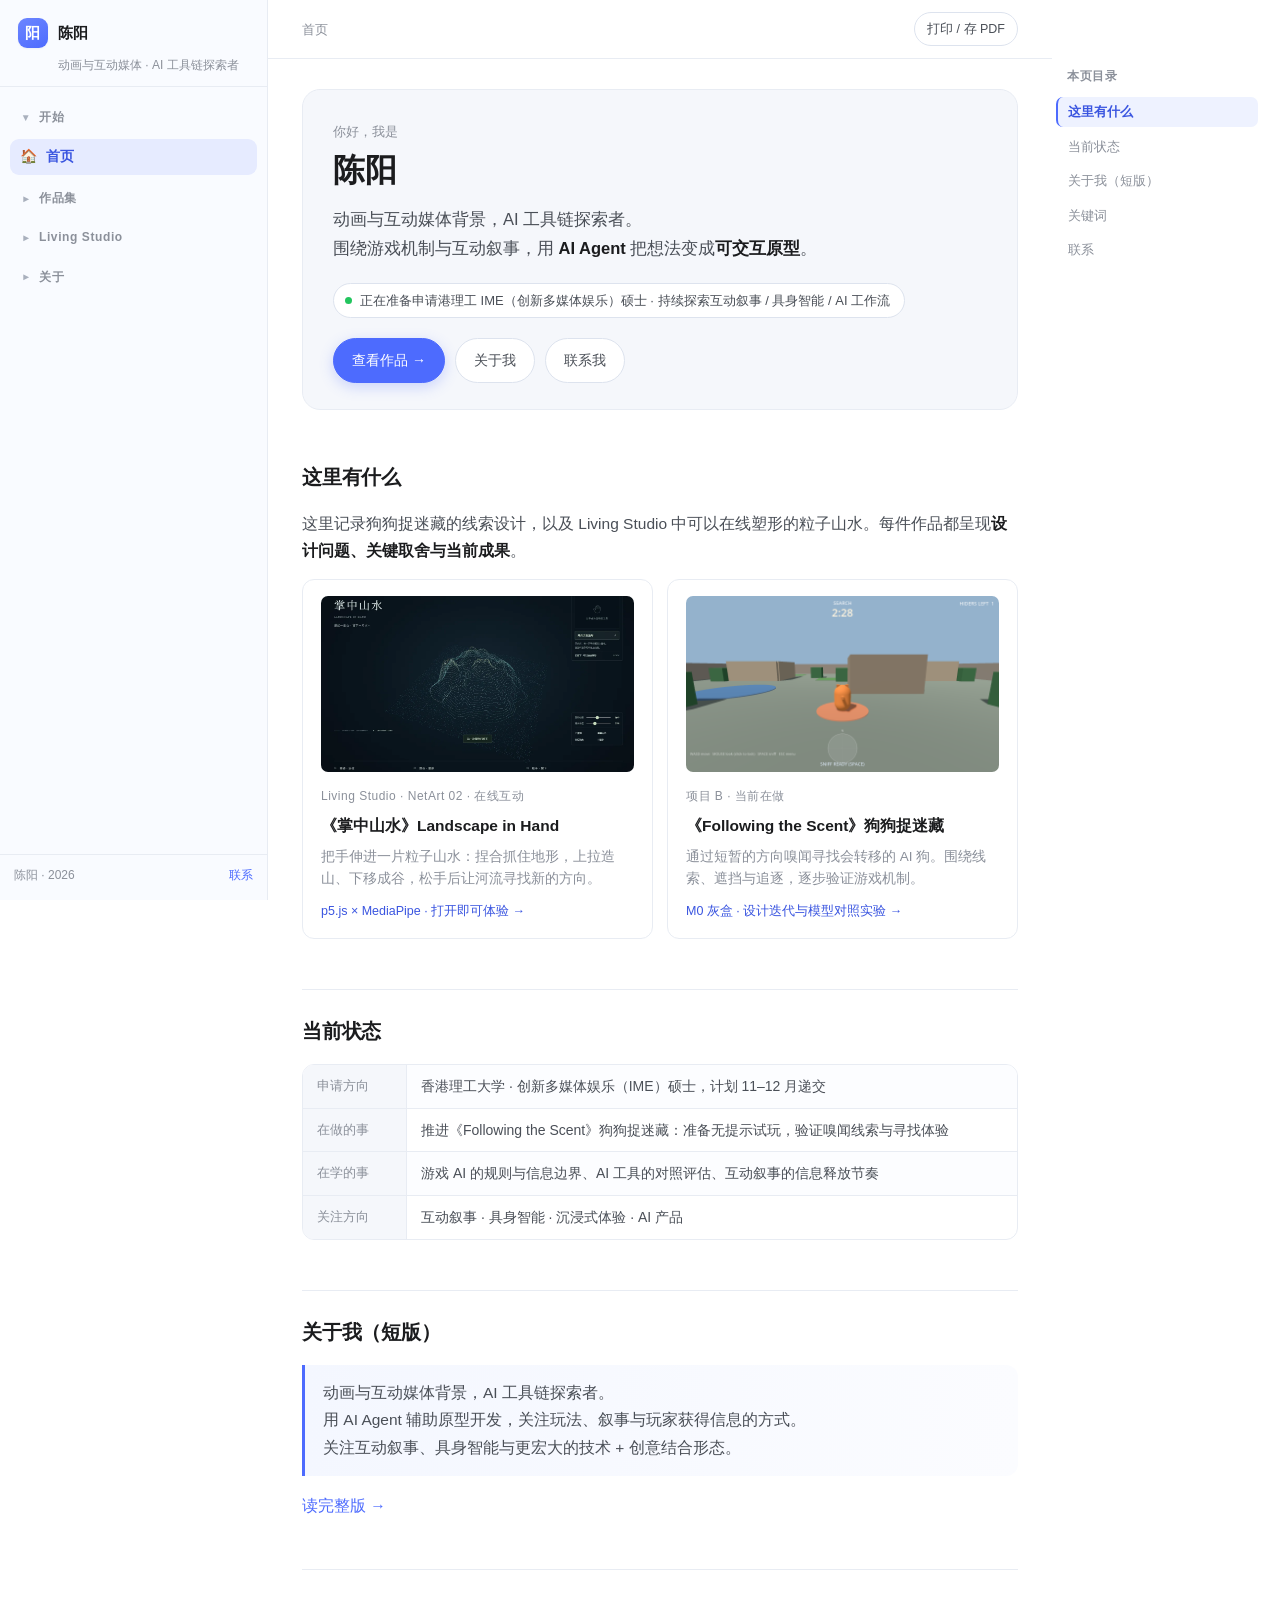
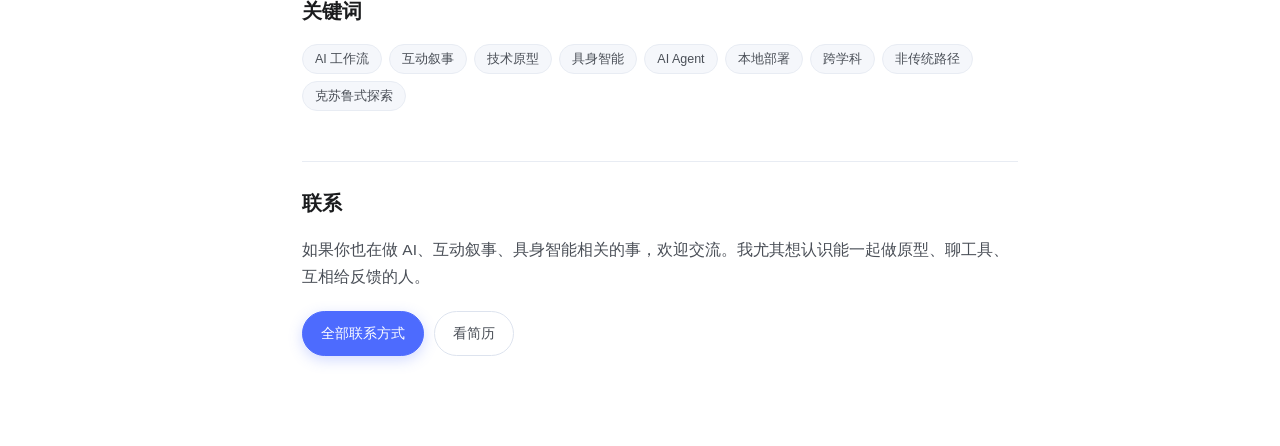
<file: index.html>
<!DOCTYPE html>
<html lang="zh-CN">
<head>
<meta charset="UTF-8">
<script>
if (location.protocol === 'http:' && /^(www\.)?naoziyichou\.xin$/i.test(location.hostname)) {
  const secureURL = new URL(location.href);
  secureURL.protocol = 'https:';
  location.replace(secureURL.href);
}
</script>
<meta name="viewport" content="width=device-width, initial-scale=1">
<title>陈阳 · 探索记录</title>
<meta name="description" content="陈阳的互动项目与设计记录：Following the Scent 狗狗捉迷藏，以及可以在线用手势塑形的掌中山水 Living Studio 作品。">
<link rel="stylesheet" href="site/assets/style.css?v=20261108-netart02">
</head>
<body>

<div class="layout">

  <!-- ============================ 左侧：结构总览（目录） ============================ -->
  <aside class="sidebar" id="sidebar">
    <div class="side-head">
      <a class="brand" href="#/home">
        <span class="brand-mark" id="brandMark">阳</span>
        <span id="brandName">陈阳</span>
      </a>
      <div class="brand-sub" id="brandSub">动画与互动媒体 · AI 工具链探索者</div>
    </div>

    <nav class="side-scroll" id="sideNav"><!-- app.js 生成 --></nav>

    <div class="side-foot">
      <span class="who" id="sideWho">陈阳</span>
      <a href="#/contact">联系</a>
    </div>
  </aside>

  <div class="scrim" id="scrim"></div>

  <!-- ================================= 中间：正文 ================================= -->
  <main class="main">
    <div class="main-bar">
      <button class="menu-btn" id="menuBtn" type="button" aria-label="打开目录">☰</button>
      <div class="crumb" id="crumbs"></div>
      <div class="bar-actions">
        <button class="chip" id="printBtn" type="button" onclick="window.print()">打印 / 存 PDF</button>
      </div>
    </div>

    <div class="content">
      <article class="view" id="view"><!-- app.js 生成 --></article>
    </div>
  </main>

  <!-- ============================ 右侧：当前页面小目录 ============================ -->
  <aside class="toc">
    <div class="toc-title">本页目录</div>
    <div id="tocBody"></div>
  </aside>

</div>

<button class="to-top" id="toTop" type="button" aria-label="回到顶部">↑</button>

<script src="site/assets/uikit.js"></script>
<script src="site/content/site-pages.js?v=20261108-course"></script>
<script src="site/content/projects.js?v=20261108-course"></script>
<script src="site/content/living-studio.js?v=20261108-netart02"></script>
<script src="site/assets/app.js?v=20261108-course"></script>
</body>
</html>
</file>
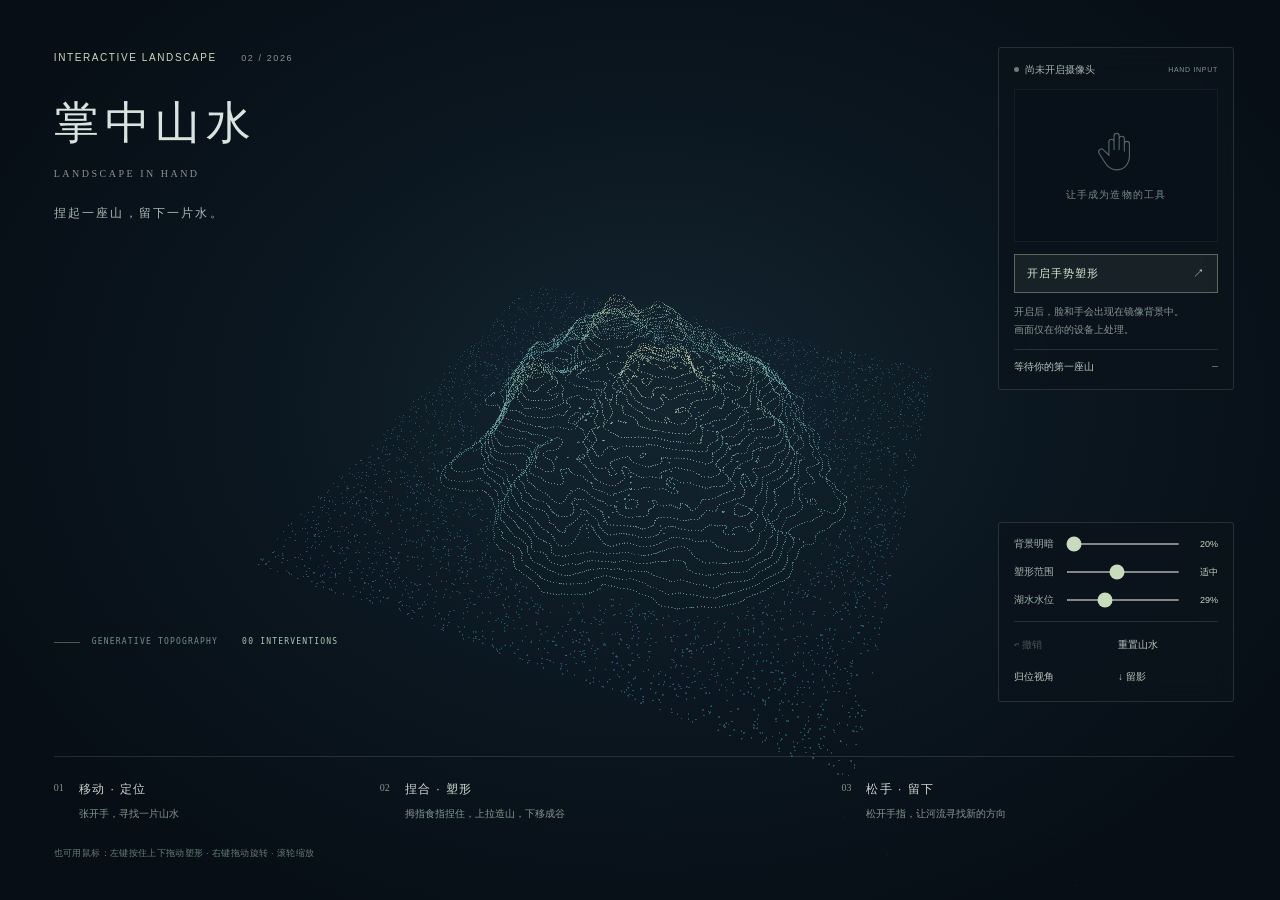
<file: artworks/landscape-in-hand/index.html>
<!doctype html>
<html lang="zh-CN">
<head>
  <meta charset="utf-8">
  <script>
  if (location.protocol === 'http:' && /^(www\.)?naoziyichou\.xin$/i.test(location.hostname)) {
    const secureURL = new URL(location.href);
    secureURL.protocol = 'https:';
    location.replace(secureURL.href);
  }
  </script>
  <meta name="viewport" content="width=device-width, initial-scale=1">
  <meta name="theme-color" content="#070e15">
  <title>掌中山水 · Landscape in Hand</title>
  <link rel="icon" href="data:image/svg+xml,%3Csvg xmlns='http://www.w3.org/2000/svg' viewBox='0 0 32 32'%3E%3Cpath d='M3 25 13 8l6 10 4-6 6 13' fill='none' stroke='%23b8d9c7' stroke-width='2'/%3E%3C/svg%3E">
  <link rel="stylesheet" href="style.css?v=20261108-bg20">
  <script defer src="vendor/p5.js"></script>
  <script defer src="terrain.js"></script>
  <script defer src="camera-space.js"></script>
  <script defer src="sketch.js"></script>
  <script type="module" src="hand-input.js"></script>
</head>
<body>
  <div class="camera-backdrop" aria-hidden="true"><video id="webcam" autoplay playsinline muted></video></div>
  <main id="landscape" aria-label="可以用手势塑形的三维粒子山水"></main>
  <canvas id="hand-overlay" width="640" height="480" aria-hidden="true"></canvas>
  <header class="masthead">
    <a class="edition" href="#" aria-label="掌中山水">INTERACTIVE LANDSCAPE <span>02 / 2026</span></a>
    <h1>掌中山水<span>Landscape in Hand</span></h1>
    <p class="artist-note">捏起一座山，留下一片水。</p>
  </header>

  <aside class="camera-panel" aria-label="手势预览">
    <div class="camera-heading"><span class="status-dot" id="camera-dot"></span><span id="camera-status" role="status">尚未开启摄像头</span><span class="live-label">HAND INPUT</span></div>
    <div class="camera-frame" id="camera-frame">
      <div class="camera-placeholder" id="camera-placeholder"><svg viewBox="0 0 64 64" fill="none" aria-hidden="true"><path d="M23 41V23c0-5 7-5 7 0v11-19c0-5 7-5 7 0v19-15c0-5 7-5 7 0v17-10c0-5 7-5 7 0v15c0 12-7 20-18 20-8 0-12-4-16-11L10 39c-3-5 3-9 6-5l7 7Z" stroke="currentColor" stroke-width="1.5" transform="translate(0 -4)"/></svg><span>让手成为造物的工具</span></div>
    </div>
    <button id="camera-button" class="primary-button" type="button">开启手势塑形 <span>↗</span></button>
    <p class="camera-help" id="camera-help">开启后，脸和手会出现在镜像背景中。<br>画面仅在你的设备上处理。</p>
    <div class="gesture-state"><span id="gesture-label" role="status">等待你的第一座山</span><span id="gesture-meter">—</span></div>
  </aside>

  <div class="scene-label" aria-hidden="true"><span class="vertical-rule"></span>GENERATIVE TOPOGRAPHY <span id="edit-count">00 INTERVENTIONS</span></div>

  <section class="instrument-panel" aria-label="塑形工具">
    <div class="control-row"><label for="camera-opacity">背景明暗</label><input id="camera-opacity" type="range" min="20" max="85" value="20"><output id="camera-opacity-value" for="camera-opacity">20%</output></div>
    <div class="control-row"><label for="brush">塑形范围</label><input id="brush" type="range" min="6" max="22" value="13"><output id="brush-value" for="brush">适中</output></div>
    <div class="control-row"><label for="water">湖水水位</label><input id="water" type="range" min="12" max="65" value="29"><output id="water-value" for="water">29%</output></div>
    <div class="toolbar">
      <button id="undo-button" type="button" disabled title="撤销上一次塑形（Ctrl / ⌘ + Z）">↶ 撤销</button>
      <button id="reset-button" type="button" title="恢复最初的地形，可撤销">重置山水</button>
      <button id="view-button" type="button" title="恢复初始观察角度">归位视角</button>
      <button id="capture-button" type="button" title="保存当前山水图片">↓ 留影</button>
    </div>
  </section>

  <footer class="instructions">
    <div class="instruction"><span>01</span><p><strong>移动 · 定位</strong>张开手，寻找一片山水</p></div>
    <div class="instruction"><span>02</span><p><strong>捏合 · 塑形</strong>拇指食指捏住，上拉造山，下移成谷</p></div>
    <div class="instruction"><span>03</span><p><strong>松手 · 留下</strong>松开手指，让河流寻找新的方向</p></div>
    <div class="mouse-note">也可用鼠标：左键按住上下拖动塑形 · 右键拖动旋转 · 滚轮缩放</div>
  </footer>
  <div id="toast" class="toast" role="status"></div>
  <div id="boot-error" role="alert" hidden></div>
</body>
</html>
</file>
<file: site/assets/style.css>
/* ==========================================================================
   个人网站 · 样式表
   设计参考：DeepSeek 网页版聊天界面（浅色主题）
   - 左侧：会话列表式目录（可折叠）
   - 中间：聊天消息流式的正文
   - 右侧：当前页面的小目录（TOC）
   ========================================================================== */

:root {
  /* 取自 DeepSeek 网页版观感 */
  --bg-side: #f9fbff;
  --bg-main: #ffffff;
  --bg-soft: #f5f7fb;
  --bg-code: #f6f8fa;

  --line: #e8ecf3;
  --line-strong: #dde3ee;

  --text: #1b1c1e;
  --text-2: #4a4f57;
  --text-3: #8b909a;

  --brand: #4d6bfe;
  --brand-soft: #eef2ff;
  --brand-deep: #3a55e0;

  --amber: #b7791f;
  --amber-soft: #fff8e6;
  --amber-line: #f0dfae;

  --radius: 12px;
  --radius-lg: 18px;
  --radius-pill: 999px;

  --shadow-sm: 0 1px 2px rgba(21, 32, 66, .05);
  --shadow-md: 0 6px 20px rgba(21, 32, 66, .07);

  --side-w: 268px;
  --toc-w: 228px;
  --gutter: 34px;
}

* { box-sizing: border-box; }

html { scroll-behavior: smooth; }

body {
  margin: 0;
  background: var(--bg-main);
  color: var(--text);
  font-family: -apple-system, BlinkMacSystemFont, "Segoe UI", "Microsoft YaHei UI",
               "Microsoft YaHei", "PingFang SC", "Hiragino Sans GB", Roboto, sans-serif;
  font-size: 15.5px;
  line-height: 1.78;
  -webkit-font-smoothing: antialiased;
}

a { color: var(--brand); text-decoration: none; }
a:hover { text-decoration: underline; }

::selection { background: #d7e0ff; }

/* ---------- 滚动条（细，浅色） ---------- */
::-webkit-scrollbar { width: 9px; height: 9px; }
::-webkit-scrollbar-thumb {
  background: #d9dee8; border-radius: 999px;
  border: 2px solid transparent; background-clip: content-box;
}
::-webkit-scrollbar-thumb:hover { background: #c3cad8; background-clip: content-box; }
::-webkit-scrollbar-track { background: transparent; }

/* ==========================================================================
   1. 布局
   ========================================================================== */

.layout {
  display: grid;
  grid-template-columns: var(--side-w) minmax(0, 1fr) var(--toc-w);
  grid-template-areas: "side main toc";
  align-items: start;
  min-height: 100vh;
}

/* ==========================================================================
   2. 左侧边栏（结构总览 = 目录）
   ========================================================================== */

.sidebar {
  grid-area: side;
  background: var(--bg-side);
  border-right: 1px solid var(--line);
  display: flex;
  flex-direction: column;
  position: sticky;
  top: 0;
  height: 100vh;
}

.side-head {
  padding: 18px 18px 12px;
  border-bottom: 1px solid var(--line);
}

.brand {
  display: flex;
  align-items: center;
  gap: 10px;
  color: var(--text);
  font-weight: 700;
  font-size: 15px;
  letter-spacing: .2px;
}
.brand:hover { text-decoration: none; }

.brand-mark {
  width: 30px; height: 30px; flex: none;
  border-radius: 9px;
  background: linear-gradient(150deg, #6d86ff, var(--brand));
  color: #fff;
  display: grid; place-items: center;
  font-size: 15px; font-weight: 700;
  box-shadow: var(--shadow-sm);
}

.brand-sub {
  margin: 8px 0 0 40px;
  font-size: 12px;
  color: var(--text-3);
  line-height: 1.5;
}

.side-scroll {
  flex: 1;
  overflow-y: auto;
  padding: 12px 10px 26px;
}

.side-group { margin-bottom: 4px; }

.side-group-title {
  display: flex;
  align-items: center;
  gap: 7px;
  width: 100%;
  padding: 8px 10px 6px;
  border: 0;
  background: none;
  color: var(--text-3);
  font: inherit;
  font-size: 12px;
  font-weight: 600;
  letter-spacing: .6px;
  cursor: pointer;
}
.side-group-title:hover { color: var(--text-2); }

.side-group-title .caret {
  width: 12px;
  font-size: 10px;
  transition: transform .18s ease;
  color: #a9b0bd;
}
.side-group.collapsed .caret { transform: rotate(-90deg); }
.side-group.collapsed .side-list { display: none; }

.side-list { list-style: none; margin: 0; padding: 0; }

/* 一级项：像 DeepSeek 的会话条目 */
.side-link {
  display: flex;
  align-items: center;
  gap: 9px;
  padding: 8px 10px;
  margin: 1px 0;
  border-radius: 9px;
  color: var(--text-2);
  font-size: 14px;
  line-height: 1.4;
  transition: background .14s ease, color .14s ease;
}
.side-link:hover { background: #eef1f7; color: var(--text); text-decoration: none; }
.side-link.active { background: #e6ebff; color: var(--brand-deep); font-weight: 600; }

.side-link .ico { font-size: 14px; width: 17px; text-align: center; flex: none; }
.side-link .txt { overflow: hidden; text-overflow: ellipsis; white-space: nowrap; }

/* 二级项：当前章节的小节 */
.side-sub { list-style: none; margin: 2px 0 8px; padding: 0 0 0 27px; }
.side-sub a {
  display: block;
  padding: 4px 8px;
  border-radius: 7px;
  color: var(--text-3);
  font-size: 12.5px;
  line-height: 1.5;
  border-left: 2px solid transparent;
}
.side-sub a:hover { color: var(--text-2); background: #f1f4f9; text-decoration: none; }
.side-sub a.active {
  color: var(--brand-deep);
  border-left-color: var(--brand);
  background: #f0f3ff;
}

.side-foot {
  border-top: 1px solid var(--line);
  padding: 10px 14px 14px;
  display: flex;
  align-items: center;
  justify-content: space-between;
  gap: 10px;
  font-size: 12px;
  color: var(--text-3);
}

.side-foot .who { overflow: hidden; text-overflow: ellipsis; white-space: nowrap; }

/* ==========================================================================
   3. 中间正文区
   ========================================================================== */

.main {
  grid-area: main;
  align-self: start;
  min-width: 0;
  display: flex;
  flex-direction: column;
}

.main-bar {
  position: sticky; top: 0; z-index: 20;
  display: flex; align-items: center; gap: 12px;
  padding: 12px var(--gutter);
  background: rgba(255, 255, 255, .86);
  backdrop-filter: blur(10px);
  border-bottom: 1px solid var(--line);
}

.crumb { font-size: 13px; color: var(--text-3); display: flex; align-items: center; gap: 7px; }
.crumb a { color: var(--text-3); }
.crumb a:hover { color: var(--brand); text-decoration: none; }
.crumb .sep { color: #c8cdd8; }
.crumb .now { color: var(--text-2); }

.bar-actions { margin-left: auto; display: flex; gap: 8px; }

.chip {
  border: 1px solid var(--line-strong);
  background: #fff;
  color: var(--text-2);
  border-radius: var(--radius-pill);
  padding: 5px 12px;
  font: inherit;
  font-size: 12.5px;
  cursor: pointer;
  transition: .15s ease;
}
.chip:hover { border-color: #c3cdec; color: var(--brand-deep); background: var(--brand-soft); }

.content { padding: 30px var(--gutter) 90px; max-width: 860px; width: 100%; }

/* ---------- 动效：进入页面时轻微上浮（像新消息出现） ---------- */
.view-enter { animation: rise .28s ease both; }
@keyframes rise {
  from { opacity: 0; transform: translateY(8px); }
  to   { opacity: 1; transform: none; }
}

/* ---------- 标题层级 ---------- */

.page-eyebrow {
  display: inline-flex; align-items: center; gap: 7px;
  font-size: 12px; font-weight: 600; letter-spacing: .8px;
  color: var(--brand-deep);
  background: var(--brand-soft);
  border-radius: var(--radius-pill);
  padding: 4px 12px;
  margin-bottom: 14px;
}

h1 {
  font-size: 30px;
  line-height: 1.35;
  margin: 0 0 14px;
  letter-spacing: -.4px;
}

h2 {
  font-size: 20px;
  margin: 44px 0 14px;
  padding-top: 6px;
  letter-spacing: -.2px;
  scroll-margin-top: 78px;
}

h3 {
  font-size: 16.5px;
  margin: 28px 0 10px;
  color: var(--text);
  scroll-margin-top: 78px;
}

h2 + h3 { margin-top: 14px; }

p { margin: 0 0 14px; color: var(--text-2); }
strong { color: var(--text); font-weight: 650; }

ul, ol { margin: 0 0 14px; padding-left: 22px; color: var(--text-2); }
li { margin: 5px 0; }
li::marker { color: #b4bccc; }

.lead {
  font-size: 16.5px;
  color: var(--text-2);
  margin-bottom: 18px;
}

/* 章节之间的细分隔线（h2 上方） */
h2::before {
  content: "";
  display: block;
  height: 1px;
  background: var(--line);
  margin-bottom: 24px;
}
h2:first-of-type::before { display: none; }

/* ---------- 行内代码 / 代码块 ---------- */

code {
  font-family: "Cascadia Code", Consolas, "SFMono-Regular", Menlo, monospace;
  font-size: .88em;
  background: var(--bg-code);
  border: 1px solid var(--line);
  border-radius: 6px;
  padding: 1px 6px;
  color: #b3306b;
}

pre {
  background: var(--bg-code);
  border: 1px solid var(--line);
  border-radius: var(--radius);
  padding: 14px 16px;
  overflow-x: auto;
  font-size: 13px;
  line-height: 1.65;
  margin: 0 0 16px;
}
pre code { background: none; border: 0; padding: 0; color: #24292f; }

/* ---------- Hero（仿聊天首屏） ---------- */

.hero {
  background: var(--bg-soft);
  border: 1px solid var(--line);
  border-radius: var(--radius-lg);
  padding: 30px 30px 26px;
  margin-bottom: 8px;
}

.hero .hi { font-size: 13px; color: var(--text-3); margin-bottom: 6px; }
.hero h1 { font-size: 32px; margin-bottom: 12px; }
.hero .lead { margin-bottom: 20px; }

.status-line {
  display: inline-flex; align-items: center; gap: 8px;
  font-size: 13px; color: var(--text-2);
  background: #fff;
  border: 1px solid var(--line-strong);
  border-radius: var(--radius-pill);
  padding: 5px 14px 5px 11px;
}

.pulse {
  width: 7px; height: 7px; border-radius: 50%;
  background: #22c55e;
  box-shadow: 0 0 0 0 rgba(34, 197, 94, .5);
  animation: pulse 2.2s infinite;
}
@keyframes pulse {
  0%   { box-shadow: 0 0 0 0 rgba(34, 197, 94, .45); }
  70%  { box-shadow: 0 0 0 7px rgba(34, 197, 94, 0); }
  100% { box-shadow: 0 0 0 0 rgba(34, 197, 94, 0); }
}

.cta-row { display: flex; flex-wrap: wrap; gap: 10px; margin-top: 20px; }

.btn {
  display: inline-flex; align-items: center; gap: 7px;
  padding: 9px 18px;
  border-radius: var(--radius-pill);
  font-size: 14px;
  border: 1px solid var(--line-strong);
  background: #fff;
  color: var(--text-2);
  cursor: pointer;
  transition: .15s ease;
}
.btn:hover { text-decoration: none; border-color: #c3cdec; color: var(--brand-deep); background: var(--brand-soft); }
.btn.primary {
  background: var(--brand); border-color: var(--brand); color: #fff;
  box-shadow: 0 4px 14px rgba(77, 107, 254, .25);
}
.btn.primary:hover { background: var(--brand-deep); border-color: var(--brand-deep); color: #fff; }

/* ---------- 卡片 / 网格 ---------- */

.grid { display: grid; gap: 14px; grid-template-columns: repeat(auto-fit, minmax(215px, 1fr)); }

.card {
  display: block;
  border: 1px solid var(--line);
  border-radius: var(--radius);
  padding: 16px 18px;
  background: #fff;
  color: inherit;
  transition: .18s ease;
}
.card:hover {
  text-decoration: none;
  border-color: #c8d3f6;
  box-shadow: var(--shadow-md);
  transform: translateY(-2px);
}
.card .k { font-size: 12px; color: var(--text-3); letter-spacing: .5px; }
.card .t { font-weight: 650; margin: 5px 0 6px; font-size: 15.5px; }
.card .d { font-size: 13.5px; color: var(--text-3); line-height: 1.62; margin: 0; }
.card .foot { margin-top: 10px; font-size: 12.5px; color: var(--brand-deep); }

.card-cover {
  display: block;
  width: 100%;
  height: auto;
  aspect-ratio: 16 / 9;
  object-fit: cover;
  border-radius: 7px;
  margin-bottom: 14px;
  background: var(--bg-soft);
}

.project-video {
  display: block;
  width: 100%;
  height: auto;
  aspect-ratio: 16 / 9;
  border: 1px solid var(--line);
  border-radius: var(--radius);
  background: #101214;
}

.media-link { font-size: 13px; }

/* Living Studio: keep the artwork self-contained and give it a fullscreen stage. */
.artwork-actions { display:flex; flex-wrap:wrap; gap:10px; margin:18px 0 16px; }
.artwork-actions button { font-family:inherit; }
.artwork-stage { overflow:hidden; border:1px solid var(--line-strong); border-radius:var(--radius); background:#070e15; }
.artwork-frame { display:block; width:100%; height:760px; border:0; }
.artwork-stage:fullscreen { width:100vw; height:100vh; height:100dvh; border:0; border-radius:0; }
.artwork-stage:fullscreen .artwork-frame { height:100%; }
.artwork-caption { font-size:12.5px; color:var(--text-3); margin:10px 0 20px; }
@media (max-width:600px) { .artwork-frame { height:800px; } .artwork-actions .btn { padding:8px 14px; font-size:13px; } }
@media print { .artwork-actions,.artwork-stage { display:none !important; } }

/* ---------- 引用 / 高亮框 ---------- */

.quote {
  border-left: 3px solid var(--brand);
  background: linear-gradient(90deg, #f4f7ff, #fbfcff);
  border-radius: 0 var(--radius) var(--radius) 0;
  padding: 14px 18px;
  margin: 0 0 16px;
  color: var(--text-2);
}
.quote p:last-child { margin-bottom: 0; }

.note {
  background: var(--amber-soft);
  border: 1px solid var(--amber-line);
  border-radius: var(--radius);
  padding: 13px 16px;
  font-size: 14px;
  color: #6b5316;
  margin: 0 0 16px;
}
.note b { color: var(--amber); }
.note ul { color: #6b5316; margin-bottom: 0; }

.placeholder {
  display: inline-block;
  background: #fff4f4;
  border: 1px dashed #e9b1b1;
  color: #b04a4a;
  border-radius: 6px;
  padding: 0 6px;
  font-size: .92em;
}

/* ---------- 表格 ---------- */

.table-wrap { overflow-x: auto; margin: 0 0 18px; }

table {
  width: 100%;
  border-collapse: separate;
  border-spacing: 0;
  font-size: 14px;
  border: 1px solid var(--line);
  border-radius: var(--radius);
  overflow: hidden;
}
th, td {
  text-align: left;
  padding: 9px 14px;
  border-bottom: 1px solid var(--line);
  vertical-align: top;
  color: var(--text-2);
}
th { background: var(--bg-soft); font-weight: 600; color: var(--text); white-space: nowrap; }
td code { white-space: nowrap; }
tbody tr:last-child td { border-bottom: 0; }
tbody tr:hover td { background: #fafbfe; }

/* ---------- 项目元信息（聊天气泡感的定义列表） ---------- */

.meta {
  border: 1px solid var(--line);
  border-radius: var(--radius);
  overflow: hidden;
  margin: 0 0 18px;
  font-size: 14px;
}
.meta .row { display: flex; gap: 0; border-bottom: 1px solid var(--line); }
.meta .row:last-child { border-bottom: 0; }
.meta .row:nth-child(odd) { background: #fcfdff; }
.meta .k {
  flex: none; width: 104px;
  padding: 9px 14px;
  color: var(--text-3);
  font-size: 13px;
  background: var(--bg-soft);
  border-right: 1px solid var(--line);
}
.meta .v { padding: 9px 14px; color: var(--text-2); }

/* ---------- 图片 ---------- */

figure { margin: 0 0 20px; }
figure img, .shot img {
  width: 100%; height: auto; display: block;
  border: 1px solid var(--line);
  border-radius: var(--radius);
  box-shadow: var(--shadow-sm);
  background: var(--bg-soft);
}
figcaption {
  font-size: 12.5px;
  color: var(--text-3);
  margin-top: 8px;
  line-height: 1.6;
}
.shot-grid { display: grid; gap: 12px; grid-template-columns: 1fr; }

/* “过程 / 结果 / 反思”三段式小标题 */
.stage {
  border: 1px solid var(--line);
  border-left: 3px solid var(--brand);
  border-radius: var(--radius);
  padding: 14px 18px 4px;
  margin: 0 0 14px;
  background: #fdfdff;
}
.stage h3 { margin-top: 0; }
.stage p:last-child { margin-bottom: 12px; }

/* ---------- 标签 ---------- */

.tags { display: flex; flex-wrap: wrap; gap: 7px; margin: 0 0 18px; }
.tag {
  font-size: 12.5px;
  color: var(--text-2);
  background: var(--bg-soft);
  border: 1px solid var(--line);
  border-radius: var(--radius-pill);
  padding: 3px 12px;
}
.tag.on { color: var(--brand-deep); background: var(--brand-soft); border-color: #d6dfff; }

/* ---------- 时间线（学习/探索路径） ---------- */

.tl { list-style: none; margin: 0 0 18px; padding: 0; }
.tl li {
  position: relative;
  padding: 0 0 16px 22px;
  border-left: 1px solid var(--line-strong);
}
.tl li:last-child { padding-bottom: 0; border-left-color: transparent; }
.tl li::before {
  content: ""; position: absolute; left: -4.5px; top: 10px;
  width: 8px; height: 8px; border-radius: 50%;
  background: #fff; border: 2px solid var(--brand);
}
.tl .when { font-size: 12.5px; color: var(--text-3); }
.tl .what { font-weight: 600; color: var(--text); }
.tl .desc { font-size: 13.5px; color: var(--text-3); }

/* ==========================================================================
   4. 右侧小目录（当前页面内的标题目录）
   ========================================================================== */

.toc {
  grid-area: toc;
  align-self: start;
  position: sticky;
  top: 0;
  height: 100vh;
  overflow-y: auto;
  /* 顶部让开中间那条吸顶标题栏，避免目录第一项被裁掉 */
  padding: 66px 22px 40px 4px;
  font-size: 13px;
}

.toc-title {
  font-size: 12px;
  font-weight: 600;
  letter-spacing: .7px;
  color: var(--text-3);
  margin-bottom: 10px;
  padding-left: 11px;
}

.toc ul { list-style: none; margin: 0; padding: 0; }

.toc a {
  display: block;
  padding: 5px 10px;
  border-radius: 7px;
  color: var(--text-3);
  line-height: 1.5;
  border-left: 2px solid transparent;
  overflow: hidden;
  text-overflow: ellipsis;
  white-space: nowrap;
}
.toc a:hover { color: var(--text-2); background: #f4f6fa; text-decoration: none; }
.toc a.active {
  color: var(--brand-deep);
  background: var(--brand-soft);
  border-left-color: var(--brand);
  font-weight: 600;
}
.toc .lv3 a { padding-left: 22px; font-size: 12.5px; }
.toc .empty { padding-left: 11px; color: #b6bcc7; font-size: 12.5px; }

/* 回到顶部 */
.to-top {
  position: fixed; right: calc(var(--toc-w) + 18px); bottom: 26px;
  width: 38px; height: 38px;
  border-radius: 50%;
  border: 1px solid var(--line-strong);
  background: #fff;
  color: var(--text-2);
  cursor: pointer;
  box-shadow: var(--shadow-md);
  display: none;
  place-items: center;
  font-size: 15px;
  z-index: 30;
}
.to-top.show { display: grid; }
.to-top:hover { color: var(--brand-deep); border-color: #c3cdec; }

/* ==========================================================================
   5. 响应式
   ========================================================================== */

.menu-btn { display: none; }

@media (max-width: 1180px) {
  .layout {
    grid-template-columns: var(--side-w) minmax(0, 1fr);
    grid-template-areas: "side main";
  }
  .toc { display: none; }
  .to-top { right: 20px; }
}

@media (max-width: 860px) {
  :root { --gutter: 20px; }

  .layout {
    grid-template-columns: minmax(0, 1fr);
    grid-template-areas: "main";
  }

  .sidebar {
    grid-area: main;
    position: fixed; z-index: 60;
    left: 0; top: 0; width: 280px;
    transform: translateX(-102%);
    transition: transform .22s ease;
    box-shadow: 0 0 40px rgba(20, 28, 60, .18);
  }
  .sidebar.open { transform: none; }

  .scrim {
    grid-area: main;
    position: fixed; inset: 0; z-index: 55;
    background: rgba(18, 24, 45, .35);
    display: none;
  }
  .scrim.show { display: block; }

  .menu-btn {
    display: grid; place-items: center;
    width: 34px; height: 34px; flex: none;
    border-radius: 9px;
    border: 1px solid var(--line-strong);
    background: #fff; color: var(--text-2);
    cursor: pointer; font-size: 15px;
  }

  h1 { font-size: 25px; }
  .hero { padding: 22px 20px; }
  .hero h1 { font-size: 26px; }
  .content { padding: 22px var(--gutter) 70px; }
  .meta .row { flex-direction: column; }
  .meta .k { width: auto; border-right: 0; border-bottom: 1px solid var(--line); }
}

/* 打印（可当作品集 PDF 用） */
@media print {
  .sidebar, .toc, .main-bar, .to-top { display: none !important; }
  .layout { grid-template-columns: 1fr; }
  .content { max-width: none; padding: 0; }
  .card:hover { transform: none; box-shadow: none; }
}
</file>
<file: artworks/landscape-in-hand/style.css>
:root { color-scheme: dark; --ink:#d8e4df; --muted:#849591; --line:#b8d9c726; --accent:#c7dcbc; --glass:#0b141cbd; --camera-opacity:.20; }
* { box-sizing:border-box; }
html,body { margin:0; width:100%; height:100%; overflow:hidden; background:#070e15; color:var(--ink); font-family:"Microsoft YaHei UI","PingFang SC",sans-serif; }
body { background:radial-gradient(ellipse at 51% 45%,#142530 0%,#0a151e 48%,#070e15 85%); }
button,input,a { -webkit-tap-highlight-color:transparent; }
button { font:inherit; cursor:pointer; color:inherit; }
button:focus-visible,a:focus-visible,input:focus-visible { outline:2px solid var(--accent); outline-offset:5px; }
button:disabled { opacity:.35; cursor:default; }
.camera-backdrop { position:fixed; inset:0; z-index:0; opacity:0; transition:opacity .35s; pointer-events:none; }
.camera-backdrop video { width:100%; height:100%; object-fit:contain; object-position:center; transform:scaleX(-1); filter:saturate(.65); }
.camera-live .camera-backdrop { opacity:var(--camera-opacity); }
#landscape { position:fixed; inset:0; z-index:1; }
#landscape canvas { display:block; width:100%; height:100%; touch-action:none; }
#hand-overlay { position:fixed; inset:0; width:100%; height:100%; z-index:2; pointer-events:none; }
.masthead,.camera-panel,.scene-label,.instrument-panel,.instructions { z-index:3; }
.toast,#boot-error { z-index:4; }
.camera-live .camera-frame { display:none; }
.masthead { position:fixed; left:4.2vw; top:5.2vh; pointer-events:none; }
.edition { color:var(--accent); text-decoration:none; letter-spacing:.16em; font-size:10px; pointer-events:auto; }
.edition span { color:var(--muted); margin-left:20px; font-size:9px; }
h1 { margin:28px 0 0; font-family:"Noto Serif SC","Songti SC","SimSun",serif; font-size:clamp(30px,3.5vw,54px); letter-spacing:.13em; font-weight:400; }
h1 span { display:block; margin-top:13px; font:10px/1.5 Georgia,serif; letter-spacing:.25em; text-transform:uppercase; color:var(--muted); }
.artist-note { color:#a9b9b3; font-family:"SimSun",serif; font-size:12px; letter-spacing:.18em; margin-top:24px; }
.camera-panel { position:fixed; top:5.2vh; right:3.6vw; width:236px; padding:15px; background:var(--glass); border:1px solid var(--line); backdrop-filter:blur(16px); border-radius:3px; }
.camera-heading { display:flex; align-items:center; gap:6px; font-size:10px; color:#a8b8b1; margin-bottom:12px; }
.status-dot { height:5px; width:5px; border-radius:50%; background:#6d7b7b; flex-shrink:0; }
.status-dot.active { background:#b5dca8; box-shadow:0 0 8px #a2e19f66; }
.status-dot.loading { background:#dfb674; animation:pulse 1.2s infinite; }
.live-label { margin-left:auto; font-size:7px; letter-spacing:.1em; color:#7f9694; }
.camera-frame { aspect-ratio:4/3; position:relative; overflow:hidden; background:#081119; border:1px solid #9bb8ad13; }
.camera-placeholder { position:absolute; inset:0; display:flex; flex-direction:column; align-items:center; justify-content:center; gap:13px; color:#748b85; font-size:10px; letter-spacing:.12em; }
.camera-placeholder svg { width:47px; height:47px; opacity:.7; }
.primary-button { display:flex; justify-content:space-between; width:100%; padding:11px 12px; margin-top:12px; border:1px solid #c7dcbc60; background:#c7dcbc12; color:#d8e6cf; font-size:11px; letter-spacing:.1em; transition:background .2s; }
.primary-button:hover { background:#c7dcbc24; }
.camera-help { color:var(--muted); font-size:10px; line-height:1.8; margin:10px 0; }
.gesture-state { padding-top:10px; border-top:1px solid var(--line); display:flex; justify-content:space-between; gap:4px; font-size:10px; color:#b8cec0; }
#gesture-meter { color:#798e86; font-family:monospace; white-space:nowrap; }
.scene-label { position:fixed; left:4.2vw; bottom:28vh; display:flex; align-items:center; gap:12px; color:#738e8b; font:8px/1.5 monospace; letter-spacing:.15em; pointer-events:none; }
.vertical-rule { width:26px; height:1px; background:#a7c2b566; }
#edit-count { color:#abc5b0; margin-left:12px; }
.instrument-panel { position:fixed; right:3.6vw; bottom:22vh; width:236px; padding:14px 15px 10px; border:1px solid var(--line); background:var(--glass); backdrop-filter:blur(12px); border-radius:3px; }
.control-row { display:flex; align-items:center; gap:10px; margin:0 0 14px; }
.control-row label { flex-shrink:0; color:#a1b4ab; font-size:10px; }
.control-row output { min-width:26px; text-align:right; font-size:9px; color:#c6d8c1; }
input[type=range] { width:100%; min-width:0; height:2px; accent-color:var(--accent); cursor:pointer; }
.toolbar { border-top:1px solid var(--line); padding-top:9px; display:grid; grid-template-columns:1fr 1fr; gap:4px; }
.toolbar button { background:transparent; border:0; text-align:left; padding:7px 0; font-size:10px; color:#b8c9c0; }
.toolbar button:hover:not(:disabled) { color:#f0ead5; }
.instructions { position:fixed; bottom:4.4vh; left:4.2vw; right:3.6vw; border-top:1px solid var(--line); padding-top:22px; display:grid; grid-template-columns:1fr 1.45fr 1.3fr; gap:24px; pointer-events:none; }
.instruction { display:flex; gap:15px; }
.instruction>span { font:10px/1.8 Georgia,serif; color:#81998b; }
.instruction p { margin:0; font-size:10px; color:#849991; line-height:1.8; }
.instruction strong { display:block; color:#ccd9cf; font-size:12px; font-weight:400; margin-bottom:5px; letter-spacing:.12em; }
.mouse-note { grid-column:1/-1; color:#657d76; font-size:9px; letter-spacing:.04em; margin-top:0; }
.toast { position:fixed; left:50%; bottom:23vh; transform:translate(-50%,8px); opacity:0; transition:opacity .3s,transform .3s; background:#14231fee; color:#d3e1ca; border:1px solid #afc8aa44; border-radius:3px; padding:10px 18px; font-size:12px; pointer-events:none; white-space:nowrap; }
.toast.visible { opacity:1; transform:translate(-50%,0); }
#boot-error { position:fixed; left:25%; top:45%; max-width:50%; padding:20px; background:#17232d; border:1px solid #b7886c; font-size:14px; line-height:1.8; }
@keyframes pulse { 50% { opacity:.3; } }
@media (max-height:720px) and (min-width:761px) { .masthead { top:4vh; } h1 { margin-top:18px; } .camera-panel { top:4vh; width:210px; } .camera-frame { aspect-ratio:16/9; } .camera-help { margin:7px 0; } .instrument-panel { width:210px; bottom:23vh; } .instructions { bottom:3vh; padding-top:14px; gap:14px; } }
@media (max-width:760px) { .masthead { left:22px; top:25px; } .edition { font-size:8px; } .edition span { display:none; } h1 { font-size:30px; margin-top:16px; } h1 span { font-size:8px; margin-top:7px; } .artist-note { font-size:10px; margin-top:14px; } .camera-panel { right:18px; top:25px; width:164px; padding:10px; } .camera-heading { font-size:8px; margin-bottom:8px; } .live-label { display:none; } .camera-frame { aspect-ratio:16/10; } .primary-button { font-size:10px; padding:9px 8px; margin-top:8px; } .camera-help { font-size:8px; } .gesture-state { font-size:8px; } .camera-placeholder { font-size:8px; gap:5px; } .camera-placeholder svg { height:30px; } .instrument-panel { right:18px; bottom:155px; width:185px; padding:12px; } .scene-label { left:22px; bottom:175px; font-size:7px; flex-wrap:wrap; max-width:120px; gap:7px; } .vertical-rule { width:15px; } #edit-count { margin-left:0; } .instructions { left:22px; right:18px; bottom:20px; padding-top:12px; gap:8px; grid-template-columns:1fr 1.4fr 1fr; } .instruction { gap:5px; } .instruction p { font-size:8px; } .instruction strong { font-size:9px; margin-bottom:3px; } .instruction>span { font-size:8px; } .mouse-note { font-size:8px; max-width:320px; } .toast { bottom:145px; font-size:10px; max-width:90vw; white-space:normal; } }
@media (max-width:410px) { .camera-panel { width:142px; } .masthead { left:16px; } h1 { font-size:25px; } .artist-note { max-width:145px; line-height:1.8; } .scene-label { display:none; } }
</file>
